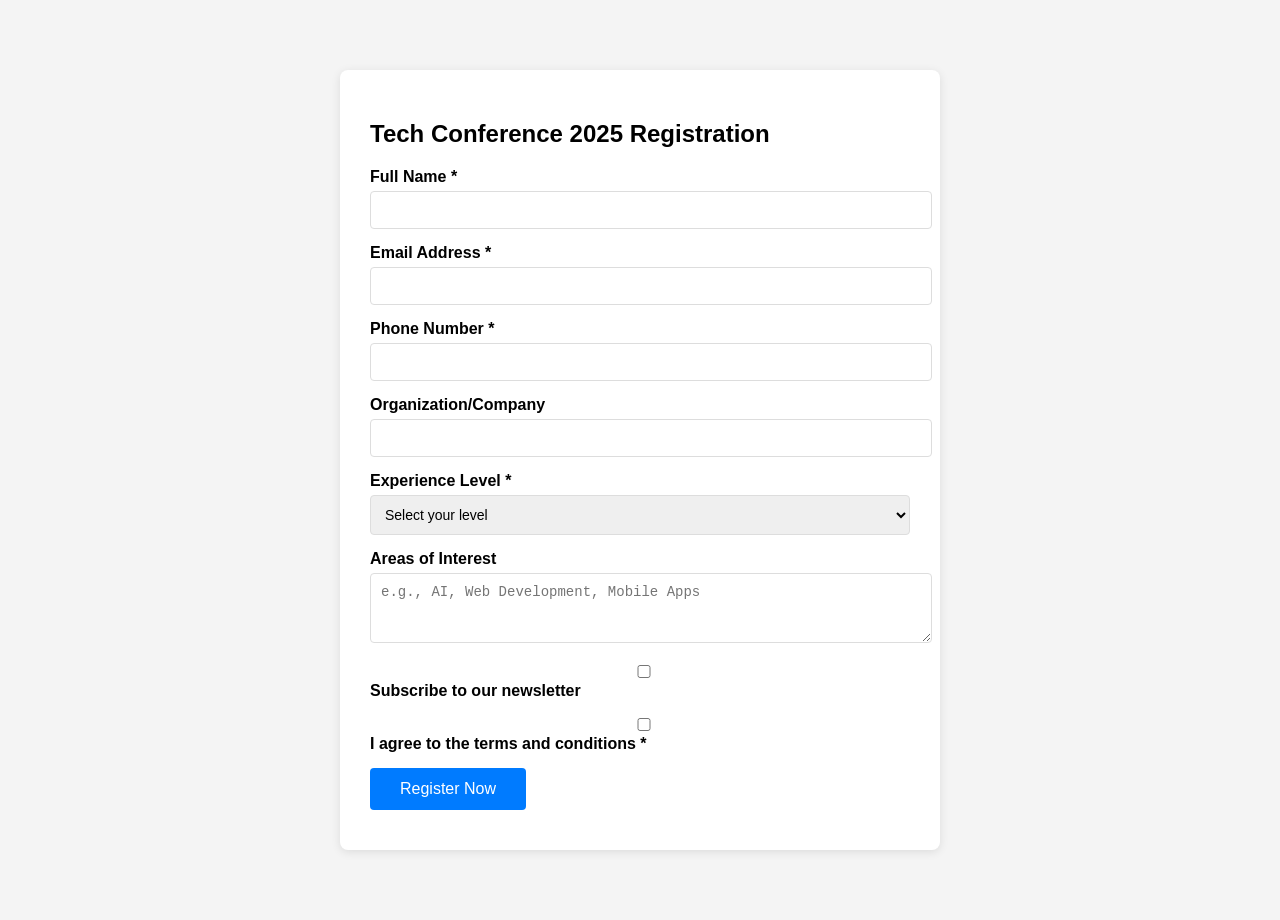
<file: index.html>
<!DOCTYPE html>
<html lang="en">
<head>
<meta charset="UTF-8">
<meta name="viewport" content="width=device-width, initial-scale=1.0">
<title>Event Registration Form</title>
<style>
body {
font-family: Arial, sans-serif;
max-width: 600px;
margin: 50px auto;
padding: 20px;
background-color: #f4f4f4;
}
.form-container {
background-color: white;
padding: 30px;

border-radius: 8px;
box-shadow: 0 2px 10px rgba(0,0,0,0.1);
}
.form-group {
margin-bottom: 15px;
}
label {
display: block;
margin-bottom: 5px;
font-weight: bold;
}
input, select, textarea {
width: 100%;
padding: 10px;
border: 1px solid #ddd;
border-radius: 4px;
font-size: 14px;
}
button {
background-color: #007bff;
color: white;
padding: 12px 30px;
border: none;
border-radius: 4px;
cursor: pointer;
font-size: 16px;
}
button:hover {
background-color: #0056b3;
}
.error {
color: red;
font-size: 12px;
margin-top: 5px;
}
.success {
color: green;
font-size: 14px;
margin-top: 10px;
}
</style>
</head>
<body>
<div class="form-container">
<h2>Tech Conference 2025 Registration</h2>
<form id="registrationForm">
<div class="form-group">
<label for="fullName">Full Name *</label>
<input type="text" id="fullName" name="fullName" required>
<div class="error" id="nameError"></div>
</div>
<div class="form-group">
<label for="email">Email Address *</label>
<input type="email" id="email" name="email" required>
<div class="error" id="emailError"></div>
</div>
<div class="form-group">
<label for="phone">Phone Number *</label>
<input type="tel" id="phone" name="phone" required>

<div class="error" id="phoneError"></div>
</div>
<div class="form-group">
<label for="organization">Organization/Company</label>
<input type="text" id="organization" name="organization">
</div>
<div class="form-group">
<label for="experience">Experience Level *</label>
<select id="experience" name="experience" required>
<option value="">Select your level</option>

<option value="beginner">Beginner (0-2 years)</option>
<option value="intermediate">Intermediate (3-5

years)</option>
<option value="advanced">Advanced (5+ years)</option>
</select>
<div class="error" id="experienceError"></div>
</div>
<div class="form-group">
<label for="interests">Areas of Interest</label>
<textarea id="interests" name="interests" rows="3"
placeholder="e.g., AI, Web Development, Mobile Apps"></textarea>
</div>
<div class="form-group">
<label>
<input type="checkbox" id="newsletter"
name="newsletter">
Subscribe to our newsletter
</label>
</div>
<div class="form-group">
<label>
<input type="checkbox" id="terms" name="terms"
required>
I agree to the terms and conditions *
</label>
<div class="error" id="termsError"></div>
</div>
<button type="submit">Register Now</button>
<div class="success" id="successMessage"></div>
</form>
</div>
<script>
document.getElementById('registrationForm').addEventListener('submit',
function(e) {
e.preventDefault();
// Clear previous errors
clearErrors();
// Get form values
const fullName =
document.getElementById('fullName').value.trim();
const email = document.getElementById('email').value.trim();

const phone = document.getElementById('phone').value.trim();
const experience = document.getElementById('experience').value;
const terms = document.getElementById('terms').checked;
let isValid = true;
// Validate full name
if (fullName.length < 2) {
showError('nameError', 'Full name must be at least 2
characters long');
isValid = false;
}
// Validate email
const emailRegex = /^[^\s@]+@[^\s@]+\.[^\s@]+$/;
if (!emailRegex.test(email)) {
showError('emailError', 'Please enter a valid email
address');
isValid = false;
}
// Validate phone
const phoneRegex = /^[0-9]{10}$/;
if (!phoneRegex.test(phone.replace(/\D/g, ''))) {
showError('phoneError', 'Please enter a valid 10-digit
phone number');
isValid = false;
}
// Validate experience
if (!experience) {
showError('experienceError', 'Please select your experience
level');
isValid = false;
}
// Validate terms
if (!terms) {
showError('termsError', 'You must agree to the terms and
conditions');
isValid = false;
}
if (isValid) {
document.getElementById('successMessage').textContent =
'Registration successful! Thank you for registering.';
document.getElementById('registrationForm').reset();
}
});
function showError(elementId, message) {
document.getElementById(elementId).textContent = message;
}
function clearErrors() {
const errorElements = document.querySelectorAll('.error');
errorElements.forEach(element => element.textContent = '');
document.getElementById('successMessage').textContent = '';
}
</script>
</body>

</html>
</file>
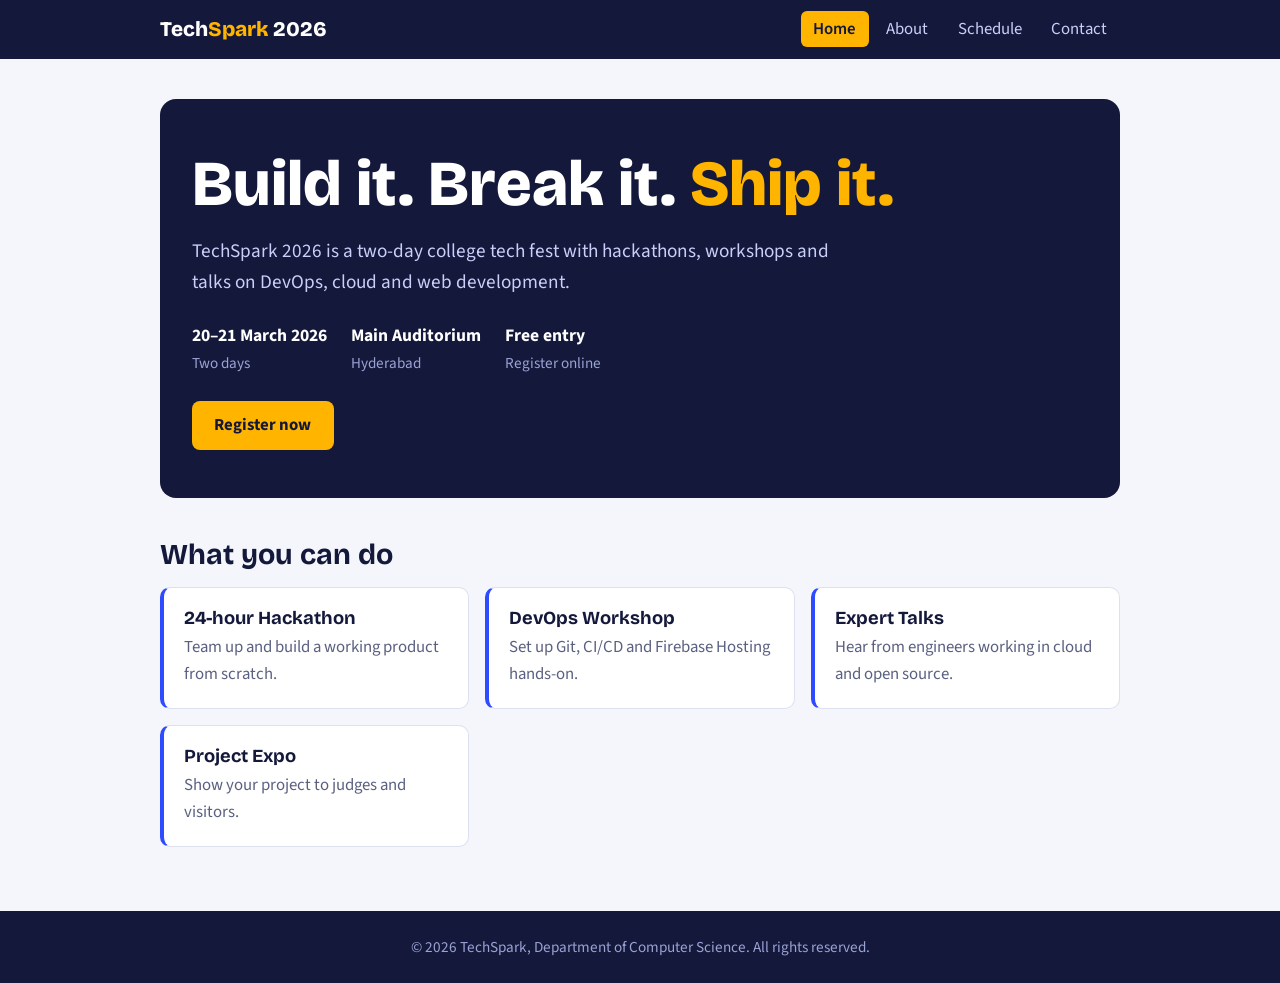
<file: public/index.html>
<!DOCTYPE html>
<html lang="en">
<head>
  <meta charset="UTF-8">
  <meta name="viewport" content="width=device-width, initial-scale=1">
  <title>Home | TechSpark 2026</title>
  <link rel="preconnect" href="https://fonts.googleapis.com">
  <link rel="preconnect" href="https://fonts.gstatic.com" crossorigin>
  <link href="https://fonts.googleapis.com/css2?family=Bricolage+Grotesque:wght@600;800&family=Source+Sans+3:wght@400;600&display=swap" rel="stylesheet">
  <link rel="stylesheet" href="style.css">
</head>
<body>
  <header>
    <nav aria-label="Main">
      <a class="logo" href="index.html">Tech<span>Spark</span> 2026</a>
      <ul>
        <li><a href="index.html" class="active">Home</a></li>
        <li><a href="about.html">About</a></li>
        <li><a href="schedule.html">Schedule</a></li>
        <li><a href="contact.html">Contact</a></li>
      </ul>
    </nav>
  </header>
  <main>
    <section class="hero">
      <h1>Build it. Break it. <span>Ship it.</span></h1>
      <p>TechSpark 2026 is a two-day college tech fest with hackathons, workshops and talks on DevOps, cloud and web development.</p>
      <div class="meta">
        <div><strong>20–21 March 2026</strong><span>Two days</span></div>
        <div><strong>Main Auditorium</strong><span>Hyderabad</span></div>
        <div><strong>Free entry</strong><span>Register online</span></div>
      </div>
      <a class="btn" href="contact.html">Register now</a>
    </section>

    <h2>What you can do</h2>
    <div class="grid">
      <div class="card"><h3>24-hour Hackathon</h3><p>Team up and build a working product from scratch.</p></div>
      <div class="card"><h3>DevOps Workshop</h3><p>Set up Git, CI/CD and Firebase Hosting hands-on.</p></div>
      <div class="card"><h3>Expert Talks</h3><p>Hear from engineers working in cloud and open source.</p></div>
      <div class="card"><h3>Project Expo</h3><p>Show your project to judges and visitors.</p></div>
    </div>
  </main>
  <footer>&copy; 2026 TechSpark, Department of Computer Science. All rights reserved.</footer>
</body>
</html>
</file>
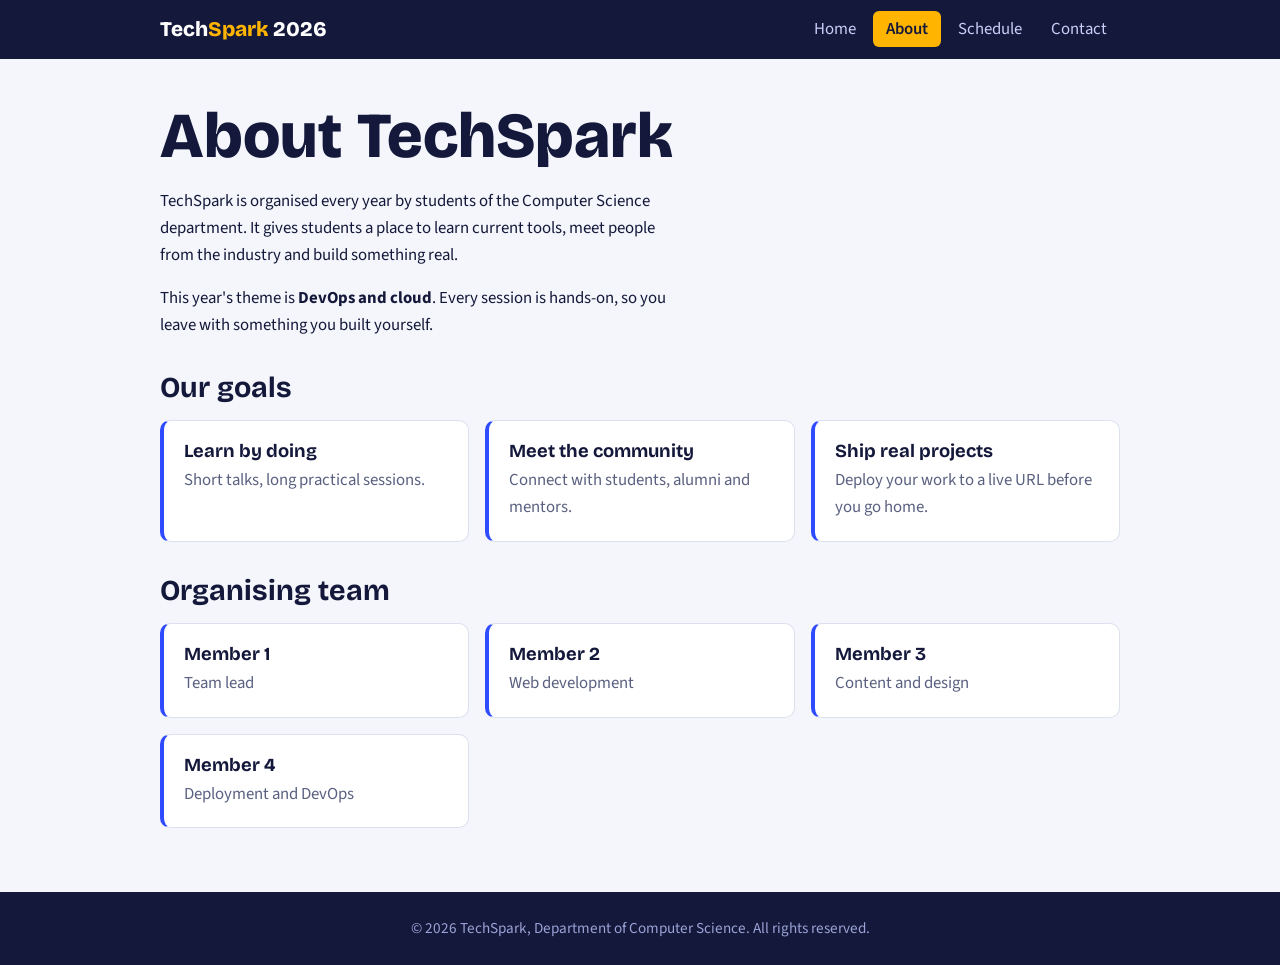
<file: public/about.html>
<!DOCTYPE html>
<html lang="en">
<head>
  <meta charset="UTF-8">
  <meta name="viewport" content="width=device-width, initial-scale=1">
  <title>About | TechSpark 2026</title>
  <link rel="preconnect" href="https://fonts.googleapis.com">
  <link rel="preconnect" href="https://fonts.gstatic.com" crossorigin>
  <link href="https://fonts.googleapis.com/css2?family=Bricolage+Grotesque:wght@600;800&family=Source+Sans+3:wght@400;600&display=swap" rel="stylesheet">
  <link rel="stylesheet" href="style.css">
</head>
<body>
  <header>
    <nav aria-label="Main">
      <a class="logo" href="index.html">Tech<span>Spark</span> 2026</a>
      <ul>
        <li><a href="index.html">Home</a></li>
        <li><a href="about.html" class="active">About</a></li>
        <li><a href="schedule.html">Schedule</a></li>
        <li><a href="contact.html">Contact</a></li>
      </ul>
    </nav>
  </header>
  <main>
    <h1>About TechSpark</h1>
    <p style="margin-top:1rem">TechSpark is organised every year by students of the Computer Science department. It gives students a place to learn current tools, meet people from the industry and build something real.</p>
    <p>This year's theme is <strong>DevOps and cloud</strong>. Every session is hands-on, so you leave with something you built yourself.</p>

    <h2 style="margin-top:2rem">Our goals</h2>
    <div class="grid">
      <div class="card"><h3>Learn by doing</h3><p>Short talks, long practical sessions.</p></div>
      <div class="card"><h3>Meet the community</h3><p>Connect with students, alumni and mentors.</p></div>
      <div class="card"><h3>Ship real projects</h3><p>Deploy your work to a live URL before you go home.</p></div>
    </div>

    <h2 style="margin-top:2rem">Organising team</h2>
    <div class="grid">
      <div class="card"><h3>Member 1</h3><p>Team lead</p></div>
      <div class="card"><h3>Member 2</h3><p>Web development</p></div>
      <div class="card"><h3>Member 3</h3><p>Content and design</p></div>
      <div class="card"><h3>Member 4</h3><p>Deployment and DevOps</p></div>
    </div>
  </main>
  <footer>&copy; 2026 TechSpark, Department of Computer Science. All rights reserved.</footer>
</body>
</html>
</file>
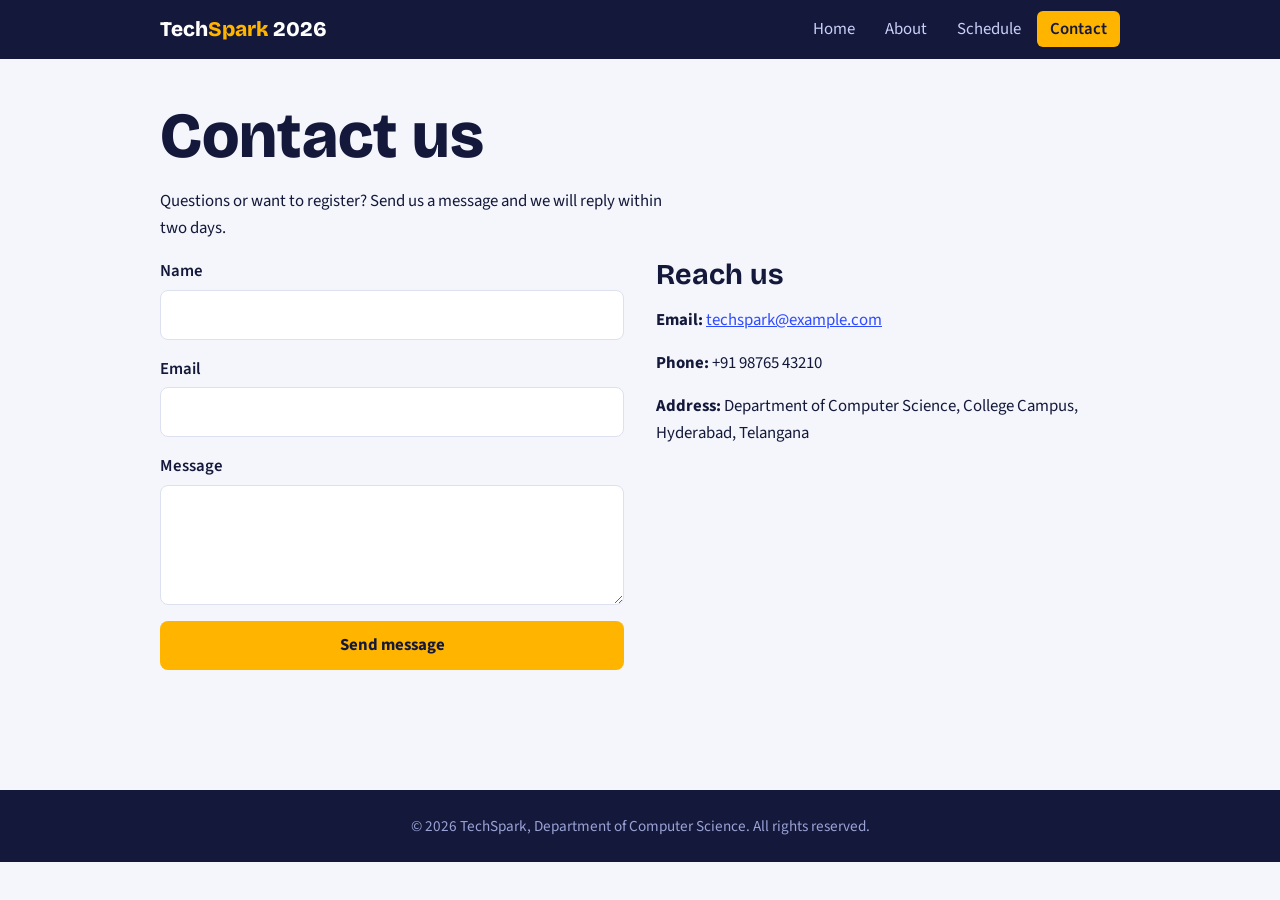
<file: public/contact.html>
<!DOCTYPE html>
<html lang="en">
<head>
  <meta charset="UTF-8">
  <meta name="viewport" content="width=device-width, initial-scale=1">
  <title>Contact | TechSpark 2026</title>
  <link rel="preconnect" href="https://fonts.googleapis.com">
  <link rel="preconnect" href="https://fonts.gstatic.com" crossorigin>
  <link href="https://fonts.googleapis.com/css2?family=Bricolage+Grotesque:wght@600;800&family=Source+Sans+3:wght@400;600&display=swap" rel="stylesheet">
  <link rel="stylesheet" href="style.css">
</head>
<body>
  <header>
    <nav aria-label="Main">
      <a class="logo" href="index.html">Tech<span>Spark</span> 2026</a>
      <ul>
        <li><a href="index.html">Home</a></li>
        <li><a href="about.html">About</a></li>
        <li><a href="schedule.html">Schedule</a></li>
        <li><a href="contact.html" class="active">Contact</a></li>
      </ul>
    </nav>
  </header>
  <main>
    <h1>Contact us</h1>
    <p style="margin-top:1rem">Questions or want to register? Send us a message and we will reply within two days.</p>
    <div class="two">
      <form id="contactForm">
        <label>Name <input type="text" name="name" required></label>
        <label>Email <input type="email" name="email" required></label>
        <label>Message <textarea name="message" required></textarea></label>
        <button class="btn" type="submit">Send message</button>
        <p id="msg" role="status"></p>
      </form>
      <div>
        <h2>Reach us</h2>
        <p><strong>Email:</strong> <a href="mailto:techspark@example.com">techspark@example.com</a></p>
        <p><strong>Phone:</strong> +91 98765 43210</p>
        <p><strong>Address:</strong> Department of Computer Science, College Campus, Hyderabad, Telangana</p>
      </div>
    </div>
    <script>
      document.getElementById('contactForm').addEventListener('submit', function (e) {
        e.preventDefault();
        document.getElementById('msg').textContent = 'Thanks! Your message has been sent.';
        this.reset();
      });
    </script>
  </main>
  <footer>&copy; 2026 TechSpark, Department of Computer Science. All rights reserved.</footer>
</body>
</html>
</file>
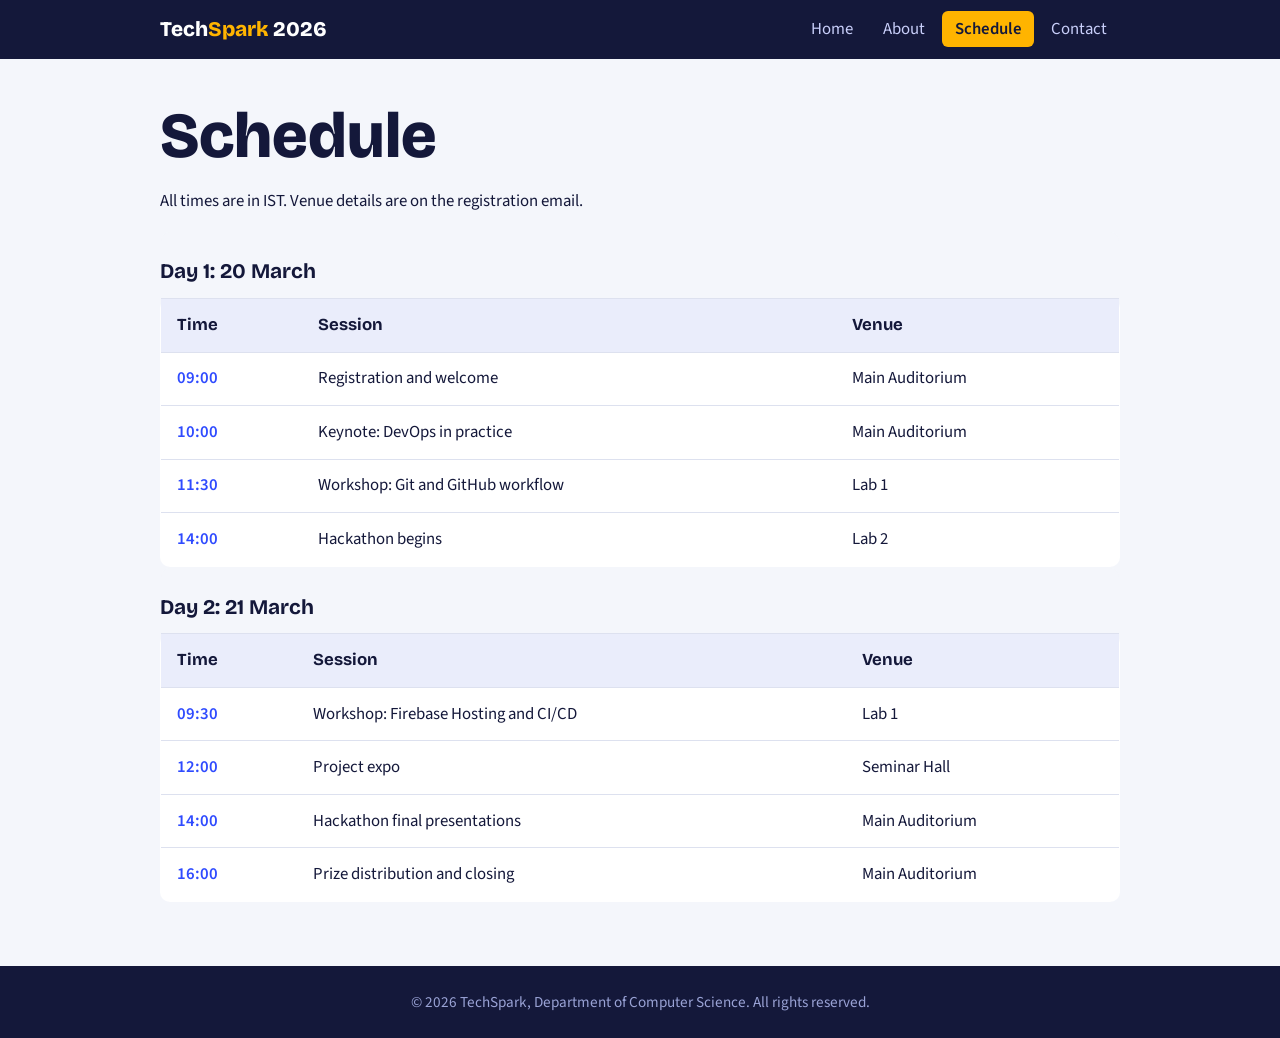
<file: public/schedule.html>
<!DOCTYPE html>
<html lang="en">
<head>
  <meta charset="UTF-8">
  <meta name="viewport" content="width=device-width, initial-scale=1">
  <title>Schedule | TechSpark 2026</title>
  <link rel="preconnect" href="https://fonts.googleapis.com">
  <link rel="preconnect" href="https://fonts.gstatic.com" crossorigin>
  <link href="https://fonts.googleapis.com/css2?family=Bricolage+Grotesque:wght@600;800&family=Source+Sans+3:wght@400;600&display=swap" rel="stylesheet">
  <link rel="stylesheet" href="style.css">
</head>
<body>
  <header>
    <nav aria-label="Main">
      <a class="logo" href="index.html">Tech<span>Spark</span> 2026</a>
      <ul>
        <li><a href="index.html">Home</a></li>
        <li><a href="about.html">About</a></li>
        <li><a href="schedule.html" class="active">Schedule</a></li>
        <li><a href="contact.html">Contact</a></li>
      </ul>
    </nav>
  </header>
  <main>
    <h1>Schedule</h1>
    <p style="margin-top:1rem">All times are in IST. Venue details are on the registration email.</p>
    <div class="table-wrap">
      <table>
        <caption>Day 1: 20 March</caption>
        <thead><tr><th>Time</th><th>Session</th><th>Venue</th></tr></thead>
        <tbody>
          <tr><td>09:00</td><td>Registration and welcome</td><td>Main Auditorium</td></tr>
          <tr><td>10:00</td><td>Keynote: DevOps in practice</td><td>Main Auditorium</td></tr>
          <tr><td>11:30</td><td>Workshop: Git and GitHub workflow</td><td>Lab 1</td></tr>
          <tr><td>14:00</td><td>Hackathon begins</td><td>Lab 2</td></tr>
        </tbody>
      </table>
    </div>
    <div class="table-wrap">
      <table>
        <caption>Day 2: 21 March</caption>
        <thead><tr><th>Time</th><th>Session</th><th>Venue</th></tr></thead>
        <tbody>
          <tr><td>09:30</td><td>Workshop: Firebase Hosting and CI/CD</td><td>Lab 1</td></tr>
          <tr><td>12:00</td><td>Project expo</td><td>Seminar Hall</td></tr>
          <tr><td>14:00</td><td>Hackathon final presentations</td><td>Main Auditorium</td></tr>
          <tr><td>16:00</td><td>Prize distribution and closing</td><td>Main Auditorium</td></tr>
        </tbody>
      </table>
    </div>
  </main>
  <footer>&copy; 2026 TechSpark, Department of Computer Science. All rights reserved.</footer>
</body>
</html>
</file>
<file: public/style.css>
:root{
  --ink:#14183a; --muted:#5a6080; --bg:#f4f6fb; --card:#ffffff;
  --blue:#2f4bff; --amber:#ffb400; --line:#dde1ef;
  --head:'Bricolage Grotesque','Segoe UI',system-ui,sans-serif;
  --body:'Source Sans 3','Segoe UI',system-ui,sans-serif;
}
*{box-sizing:border-box;margin:0;padding:0}
body{font-family:var(--body);color:var(--ink);background:var(--bg);line-height:1.6;font-size:1.05rem}
a{color:var(--blue)}
:focus-visible{outline:3px solid var(--amber);outline-offset:2px}

header{background:var(--ink);position:sticky;top:0;z-index:10}
nav{max-width:1000px;margin:auto;display:flex;flex-wrap:wrap;align-items:center;justify-content:space-between;padding:.8rem 1.25rem;gap:.5rem}
.logo{font-family:var(--head);font-weight:800;font-size:1.3rem;color:#fff;text-decoration:none}
.logo span{color:var(--amber)}
nav ul{display:flex;gap:.25rem;list-style:none;flex-wrap:wrap}
nav ul a{color:#c9cffa;text-decoration:none;padding:.4rem .8rem;border-radius:6px}
nav ul a:hover{background:rgba(255,255,255,.1);color:#fff}
nav ul a.active{background:var(--amber);color:var(--ink);font-weight:600}

main{max-width:1000px;margin:auto;padding:2.5rem 1.25rem 4rem}
h1,h2,h3{font-family:var(--head);line-height:1.15}
h1{font-size:clamp(2.2rem,6vw,4rem);font-weight:800}
h2{font-size:1.8rem;margin-bottom:1rem}
h3{font-size:1.15rem;margin-bottom:.3rem}
p{max-width:65ch;margin-bottom:1rem}

.hero{background:var(--ink);color:#fff;border-radius:16px;padding:3rem 2rem;margin-bottom:2.5rem}
.hero h1 span{color:var(--amber)}
.hero p{color:#c9cffa;font-size:1.2rem;margin-top:1rem}
.hero .meta{display:flex;flex-wrap:wrap;gap:1.5rem;margin:1.5rem 0}
.hero .meta strong{display:block;color:#fff;font-size:1.1rem}
.hero .meta span{color:#9aa3d6;font-size:.95rem}
.btn{display:inline-block;background:var(--amber);color:var(--ink);padding:.7rem 1.4rem;border-radius:8px;font-weight:700;text-decoration:none;border:0;cursor:pointer;font:inherit;font-weight:700}
.btn:hover{background:#ffc83d}

.grid{display:grid;grid-template-columns:repeat(auto-fit,minmax(250px,1fr));gap:1rem}
.card{background:var(--card);border:1px solid var(--line);border-left:4px solid var(--blue);border-radius:10px;padding:1.25rem}
.card p{margin:0;color:var(--muted)}

table{width:100%;border-collapse:collapse;background:var(--card);border:1px solid var(--line);border-radius:10px;overflow:hidden}
caption{text-align:left;font-family:var(--head);font-weight:700;font-size:1.3rem;padding:1.5rem 0 .6rem;background:var(--bg)}
th,td{text-align:left;padding:.8rem 1rem;border-bottom:1px solid var(--line);vertical-align:top}
th{background:#eaedfb;font-family:var(--head)}
td:first-child{white-space:nowrap;font-weight:600;color:var(--blue)}
.table-wrap{overflow-x:auto}

form{display:grid;gap:1rem;max-width:520px}
label{font-weight:600;display:grid;gap:.3rem}
input,textarea{font:inherit;padding:.65rem .8rem;border:1px solid var(--line);border-radius:8px;background:#fff}
textarea{min-height:120px;resize:vertical}
#msg{color:#12793f;font-weight:600;min-height:1.5rem}
.two{display:grid;grid-template-columns:repeat(auto-fit,minmax(280px,1fr));gap:2rem}

footer{background:var(--ink);color:#9aa3d6;text-align:center;padding:1.5rem 1rem;font-size:.95rem}
</file>
